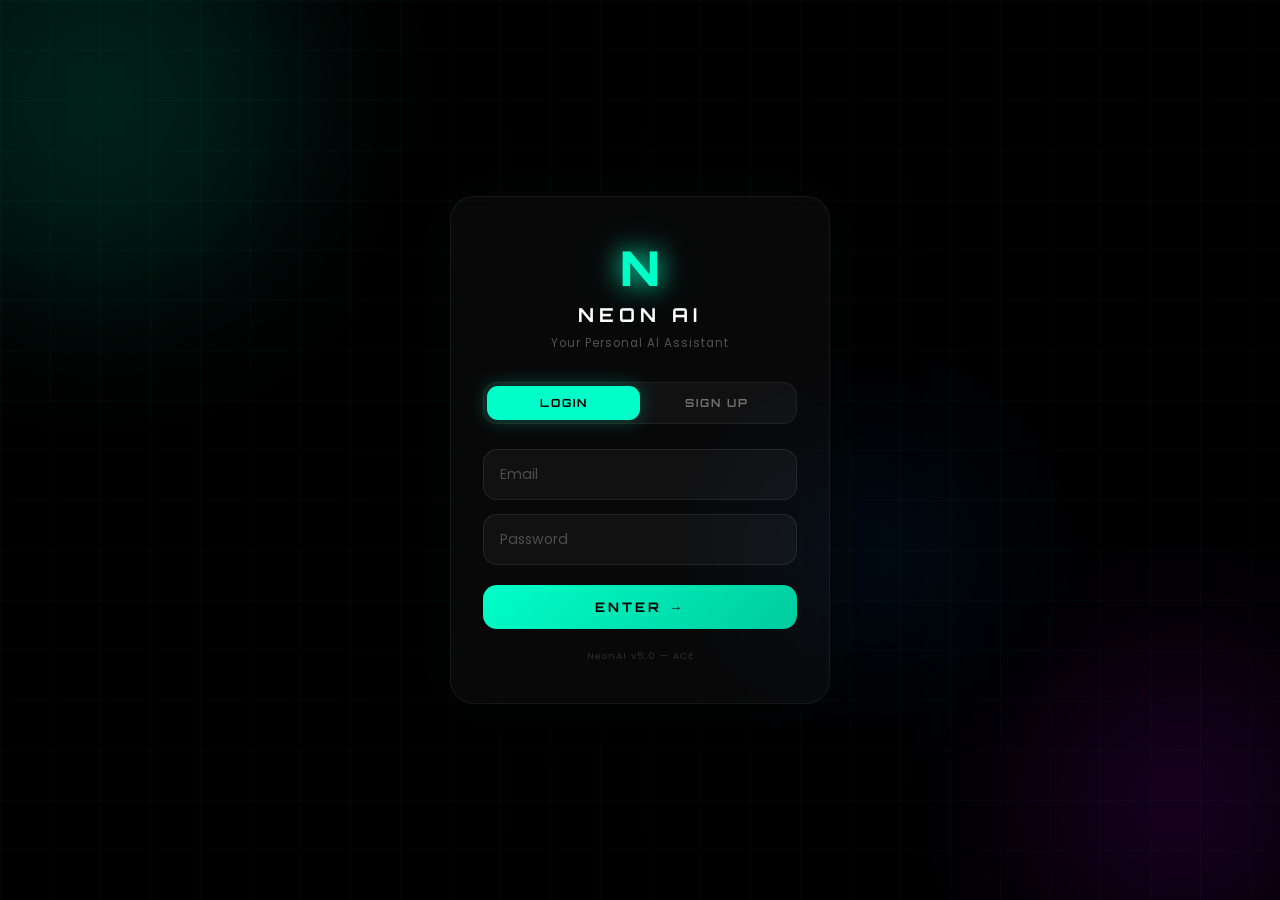
<file: templates/login.html>
<!-- NeonAI: Frontend HTML template. -->

<!doctype html>
<html lang="en">

<head>
    <meta charset="UTF-8" />
    <meta name="viewport" content="width=device-width, initial-scale=1.0, maximum-scale=1.0, user-scalable=no" />
    <title>NeonAI — Login</title>
    <link rel="icon" type="image/png" href="/static/favicon.png" />
    <link
        href="https://fonts.googleapis.com/css2?family=Orbitron:wght@700;900&family=Poppins:wght@300;400;600&display=swap"
        rel="stylesheet" />
    <style>
        * {
            box-sizing: border-box;
            margin: 0;
            padding: 0;
        }

        :root {
            --glow: #00ffc8;
            --bg: #000;
            --card-bg: rgba(255, 255, 255, 0.03);
        }

        body {
            font-family: 'Poppins', sans-serif;
            background: var(--bg);
            color: #fff;
            height: 100vh;
            overflow: hidden;
            display: flex;
            align-items: center;
            justify-content: center;
        }

        /* ── ANIMATED BACKGROUND ── */
        .bg-grid {
            position: fixed;
            inset: 0;
            background-image:
                linear-gradient(rgba(0, 255, 200, 0.03) 1px, transparent 1px),
                linear-gradient(90deg, rgba(0, 255, 200, 0.03) 1px, transparent 1px);
            background-size: 50px 50px;
            animation: gridMove 20s linear infinite;
            z-index: 0;
        }

        @keyframes gridMove {
            from {
                transform: translate(0, 0);
            }

            to {
                transform: translate(50px, 50px);
            }
        }

        .bg-orbs {
            position: fixed;
            inset: 0;
            z-index: 0;
            overflow: hidden;
        }

        .orb {
            position: absolute;
            border-radius: 50%;
            filter: blur(80px);
            opacity: 0.12;
            animation: orbFloat 8s ease-in-out infinite alternate;
        }

        .orb-1 {
            width: 400px;
            height: 400px;
            background: var(--glow);
            top: -100px;
            left: -100px;
        }

        .orb-2 {
            width: 300px;
            height: 300px;
            background: #bf00ff;
            bottom: -50px;
            right: -50px;
            animation-delay: -3s;
            animation-duration: 10s;
        }

        .orb-3 {
            width: 200px;
            height: 200px;
            background: #0088ff;
            top: 50%;
            left: 60%;
            animation-delay: -5s;
            animation-duration: 12s;
        }

        @keyframes orbFloat {
            from {
                transform: translate(0, 0) scale(1);
            }

            to {
                transform: translate(40px, -30px) scale(1.15);
            }
        }

        /* ── PARTICLES ── */
        .login-particles {
            position: fixed;
            inset: 0;
            z-index: 0;
            pointer-events: none;
        }

        .lp {
            position: absolute;
            width: 2px;
            height: 2px;
            background: var(--glow);
            border-radius: 50%;
            opacity: 0;
            animation: lpFloat 4s ease-in-out infinite;
        }

        @keyframes lpFloat {
            0% {
                opacity: 0;
                transform: translateY(0) scale(0);
            }

            40% {
                opacity: 0.6;
            }

            100% {
                opacity: 0;
                transform: translateY(-150px) scale(2);
            }
        }

        /* ── AUTH CARD ── */
        .auth-card {
            position: relative;
            z-index: 10;
            width: 380px;
            max-width: 92vw;
            padding: 40px 32px;
            background: var(--card-bg);
            backdrop-filter: blur(30px);
            -webkit-backdrop-filter: blur(30px);
            border: 1px solid rgba(255, 255, 255, 0.06);
            border-radius: 24px;
            box-shadow: 0 30px 80px rgba(0, 0, 0, 0.6), 0 0 60px rgba(0, 255, 200, 0.04);
            text-align: center;
            animation: cardAppear 0.8s ease;
        }

        @keyframes cardAppear {
            from {
                opacity: 0;
                transform: translateY(30px) scale(0.95);
            }

            to {
                opacity: 1;
                transform: translateY(0) scale(1);
            }
        }

        /* Logo */
        .auth-logo {
            font-family: 'Orbitron', sans-serif;
            font-size: 3rem;
            font-weight: 900;
            color: var(--glow);
            text-shadow: 0 0 25px var(--glow), 0 0 50px rgba(0, 255, 200, 0.3);
            margin-bottom: 5px;
            animation: logoGlow 2s ease-in-out infinite;
        }

        @keyframes logoGlow {

            0%,
            100% {
                text-shadow: 0 0 25px var(--glow), 0 0 50px rgba(0, 255, 200, 0.3);
            }

            50% {
                text-shadow: 0 0 35px var(--glow), 0 0 70px rgba(0, 255, 200, 0.4), 0 0 100px rgba(0, 255, 200, 0.15);
            }
        }

        .auth-title {
            font-family: 'Orbitron', sans-serif;
            font-size: 1.2rem;
            font-weight: 700;
            letter-spacing: 5px;
            color: #fff;
            margin-bottom: 8px;
        }

        .auth-subtitle {
            font-size: 0.72rem;
            color: rgba(255, 255, 255, 0.3);
            letter-spacing: 1px;
            margin-bottom: 30px;
        }

        /* Tab Toggle */
        .auth-tabs {
            display: flex;
            background: rgba(255, 255, 255, 0.04);
            border-radius: 14px;
            padding: 3px;
            margin-bottom: 25px;
            border: 1px solid rgba(255, 255, 255, 0.06);
        }

        .auth-tab {
            flex: 1;
            padding: 10px;
            border: none;
            background: transparent;
            color: rgba(255, 255, 255, 0.4);
            font-family: 'Orbitron', sans-serif;
            font-size: 0.7rem;
            font-weight: 700;
            letter-spacing: 2px;
            cursor: pointer;
            border-radius: 11px;
            transition: all 0.3s ease;
        }

        .auth-tab.active {
            background: var(--glow);
            color: #000;
            box-shadow: 0 0 20px rgba(0, 255, 200, 0.3);
        }

        /* Form */
        .auth-form {
            display: flex;
            flex-direction: column;
            gap: 14px;
        }

        .auth-form.hidden {
            display: none;
        }

        .input-group {
            position: relative;
        }

        .input-group input {
            width: 100%;
            padding: 14px 16px;
            background: rgba(255, 255, 255, 0.04);
            border: 1px solid rgba(255, 255, 255, 0.08);
            border-radius: 14px;
            color: #fff;
            font-family: 'Poppins', sans-serif;
            font-size: 0.88rem;
            outline: none;
            transition: all 0.3s ease;
        }

        .input-group input::placeholder {
            color: rgba(255, 255, 255, 0.25);
        }

        .input-group input:focus {
            border-color: var(--glow);
            box-shadow: 0 0 15px rgba(0, 255, 200, 0.1), inset 0 0 15px rgba(0, 255, 200, 0.03);
        }

        .auth-btn {
            padding: 14px;
            border: none;
            border-radius: 14px;
            background: linear-gradient(135deg, var(--glow) 0%, #00cc9f 100%);
            color: #000;
            font-family: 'Orbitron', sans-serif;
            font-size: 0.82rem;
            font-weight: 700;
            letter-spacing: 3px;
            cursor: pointer;
            transition: all 0.3s ease;
            margin-top: 6px;
            position: relative;
            overflow: hidden;
        }

        .auth-btn::before {
            content: '';
            position: absolute;
            top: 0;
            left: -100%;
            width: 100%;
            height: 100%;
            background: linear-gradient(90deg, transparent, rgba(255, 255, 255, 0.3), transparent);
            transition: left 0.5s ease;
        }

        .auth-btn:hover::before {
            left: 100%;
        }

        .auth-btn:hover {
            box-shadow: 0 0 30px rgba(0, 255, 200, 0.4), 0 8px 25px rgba(0, 0, 0, 0.3);
            transform: translateY(-2px);
        }

        .auth-btn:active {
            transform: scale(0.98);
        }

        .auth-btn:disabled {
            opacity: 0.5;
            cursor: not-allowed;
            transform: none;
        }

        /* Error / Success */
        .auth-msg {
            font-size: 0.75rem;
            padding: 10px;
            border-radius: 10px;
            margin-bottom: 5px;
            display: none;
            animation: msgPop 0.3s ease;
        }

        @keyframes msgPop {
            from {
                opacity: 0;
                transform: scale(0.95);
            }

            to {
                opacity: 1;
                transform: scale(1);
            }
        }

        .auth-msg.error {
            display: block;
            background: rgba(255, 50, 50, 0.1);
            border: 1px solid rgba(255, 50, 50, 0.2);
            color: #ff6b6b;
        }

        .auth-msg.success {
            display: block;
            background: rgba(0, 255, 200, 0.08);
            border: 1px solid rgba(0, 255, 200, 0.2);
            color: var(--glow);
        }

        /* Loading spinner on button */
        .auth-btn .spinner {
            display: inline-block;
            width: 14px;
            height: 14px;
            border: 2px solid rgba(0, 0, 0, 0.2);
            border-top-color: #000;
            border-radius: 50%;
            animation: spin 0.6s linear infinite;
            margin-right: 8px;
            vertical-align: middle;
        }

        @keyframes spin {
            to {
                transform: rotate(360deg);
            }
        }

        /* Footer */
        .auth-footer {
            margin-top: 20px;
            font-size: 0.6rem;
            color: rgba(255, 255, 255, 0.15);
            letter-spacing: 1px;
        }

        @media (max-width: 420px) {
            .auth-card {
                padding: 30px 22px;
            }

            .auth-logo {
                font-size: 2.5rem;
            }
        }
    </style>
</head>

<body>
    <!-- Background Effects -->
    <div class="bg-grid"></div>
    <div class="bg-orbs">
        <div class="orb orb-1"></div>
        <div class="orb orb-2"></div>
        <div class="orb orb-3"></div>
    </div>
    <div class="login-particles" id="loginParticles"></div>

    <!-- Auth Card -->
    <div class="auth-card">
        <div class="auth-logo">N</div>
        <div class="auth-title">NEON AI</div>
        <div class="auth-subtitle">Your Personal AI Assistant</div>

        <div id="authMsg" class="auth-msg"></div>

        <!-- Tab Toggle -->
        <div class="auth-tabs">
            <button class="auth-tab active" id="tabLogin" onclick="switchTab('login')">LOGIN</button>
            <button class="auth-tab" id="tabSignup" onclick="switchTab('signup')">SIGN UP</button>
        </div>

        <!-- Login Form -->
        <form class="auth-form" id="loginForm" onsubmit="event.preventDefault(); handleLogin();">
            <div class="input-group">
                <input type="email" id="loginEmail" placeholder="Email" required autocomplete="email" />
            </div>
            <div class="input-group">
                <input type="password" id="loginPassword" placeholder="Password" required
                    autocomplete="current-password" />
            </div>
            <button type="submit" class="auth-btn" id="loginBtn">ENTER →</button>
        </form>

        <!-- Signup Form -->
        <form class="auth-form hidden" id="signupForm" onsubmit="event.preventDefault(); handleSignup();">
            <div class="input-group">
                <input type="text" id="signupName" placeholder="Your Name" required autocomplete="name" />
            </div>
            <div class="input-group">
                <input type="email" id="signupEmail" placeholder="Email" required autocomplete="email" />
            </div>
            <div class="input-group">
                <input type="password" id="signupPassword" placeholder="Password (min 4 chars)" required minlength="4"
                    autocomplete="new-password" />
            </div>
            <button type="submit" class="auth-btn" id="signupBtn">CREATE ACCOUNT →</button>
        </form>

        <div class="auth-footer">NeonAI v5.0 — ACE</div>
    </div>

    <script>
        // Generate particles
        (function () {
            const pc = document.getElementById('loginParticles');
            for (let i = 0; i < 25; i++) {
                const p = document.createElement('div');
                p.className = 'lp';
                p.style.left = Math.random() * 100 + '%';
                p.style.top = (30 + Math.random() * 50) + '%';
                p.style.animationDelay = (Math.random() * 4) + 's';
                p.style.animationDuration = (3 + Math.random() * 3) + 's';
                p.style.width = p.style.height = (1.5 + Math.random() * 2.5) + 'px';
                pc.appendChild(p);
            }
        })();

        function switchTab(tab) {
            const loginForm = document.getElementById('loginForm');
            const signupForm = document.getElementById('signupForm');
            const tabLogin = document.getElementById('tabLogin');
            const tabSignup = document.getElementById('tabSignup');
            const msg = document.getElementById('authMsg');

            msg.className = 'auth-msg';
            msg.style.display = 'none';

            if (tab === 'login') {
                loginForm.classList.remove('hidden');
                signupForm.classList.add('hidden');
                tabLogin.classList.add('active');
                tabSignup.classList.remove('active');
            } else {
                signupForm.classList.remove('hidden');
                loginForm.classList.add('hidden');
                tabSignup.classList.add('active');
                tabLogin.classList.remove('active');
            }
        }

        function showMsg(text, type) {
            const msg = document.getElementById('authMsg');
            msg.textContent = text;
            msg.className = `auth-msg ${type}`;
        }

        function setLoading(btnId, loading) {
            const btn = document.getElementById(btnId);
            if (loading) {
                btn.disabled = true;
                btn.dataset.origText = btn.innerHTML;
                btn.innerHTML = '<span class="spinner"></span> PLEASE WAIT...';
            } else {
                btn.disabled = false;
                btn.innerHTML = btn.dataset.origText || 'SUBMIT';
            }
        }

        async function handleLogin() {
            const email = document.getElementById('loginEmail').value.trim();
            const password = document.getElementById('loginPassword').value;

            if (!email || !password) { showMsg('Fill all fields.', 'error'); return; }

            setLoading('loginBtn', true);

            try {
                const res = await fetch('/auth/login', {
                    method: 'POST',
                    headers: { 'Content-Type': 'application/json' },
                    body: JSON.stringify({ email, password })
                });
                const data = await res.json();

                if (data.success) {
                    showMsg('Welcome back! Redirecting...', 'success');
                    setTimeout(() => { window.location.href = '/'; }, 800);
                } else {
                    showMsg(data.message || 'Invalid credentials.', 'error');
                    setLoading('loginBtn', false);
                }
            } catch (e) {
                showMsg('Connection error.', 'error');
                setLoading('loginBtn', false);
            }
        }

        async function handleSignup() {
            const name = document.getElementById('signupName').value.trim();
            const email = document.getElementById('signupEmail').value.trim();
            const password = document.getElementById('signupPassword').value;

            if (!name || !email || !password) { showMsg('Fill all fields.', 'error'); return; }
            if (password.length < 4) { showMsg('Password must be at least 4 characters.', 'error'); return; }

            setLoading('signupBtn', true);

            try {
                const res = await fetch('/auth/signup', {
                    method: 'POST',
                    headers: { 'Content-Type': 'application/json' },
                    body: JSON.stringify({ name, email, password })
                });
                const data = await res.json();

                if (data.success) {
                    showMsg('Account created! Logging in...', 'success');
                    setTimeout(() => { window.location.href = '/'; }, 800);
                } else {
                    showMsg(data.message || 'Signup failed.', 'error');
                    setLoading('signupBtn', false);
                }
            } catch (e) {
                showMsg('Connection error.', 'error');
                setLoading('signupBtn', false);
            }
        }
    </script>
</body>

</html>
</file>
